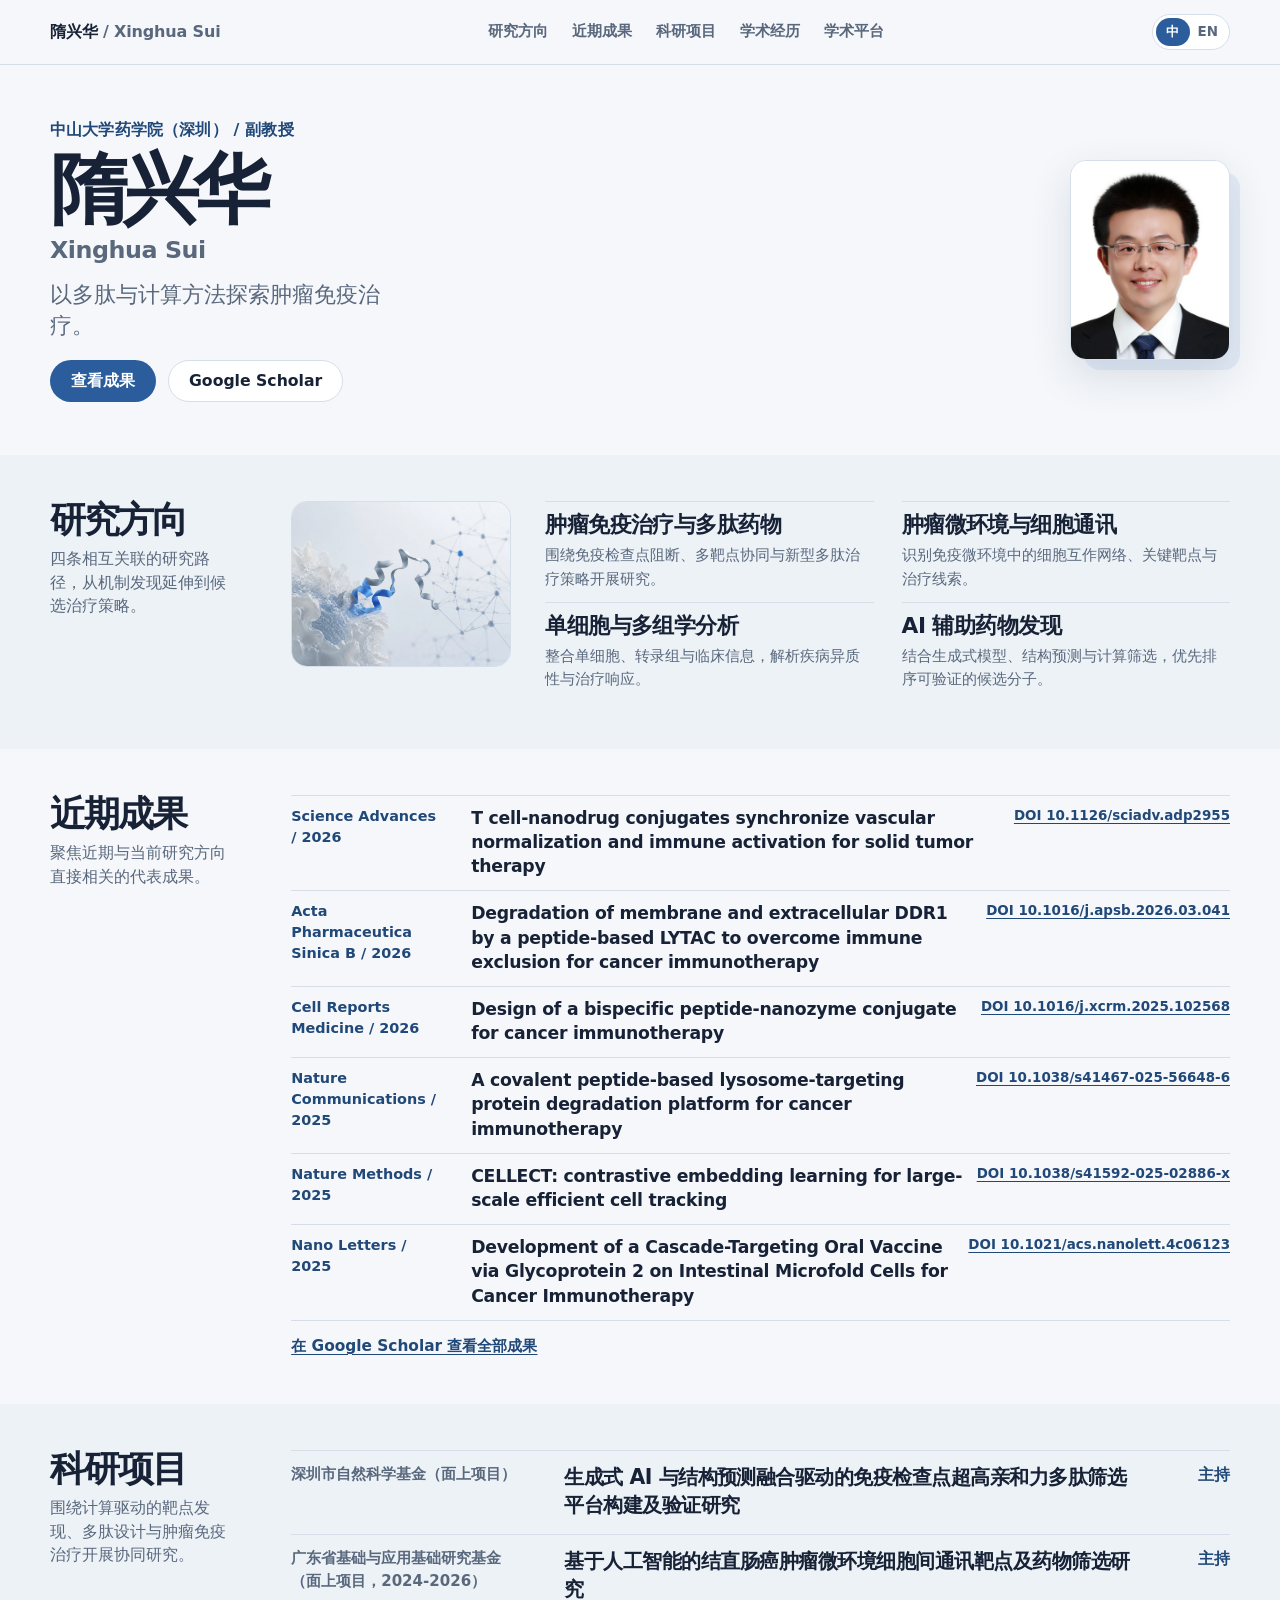
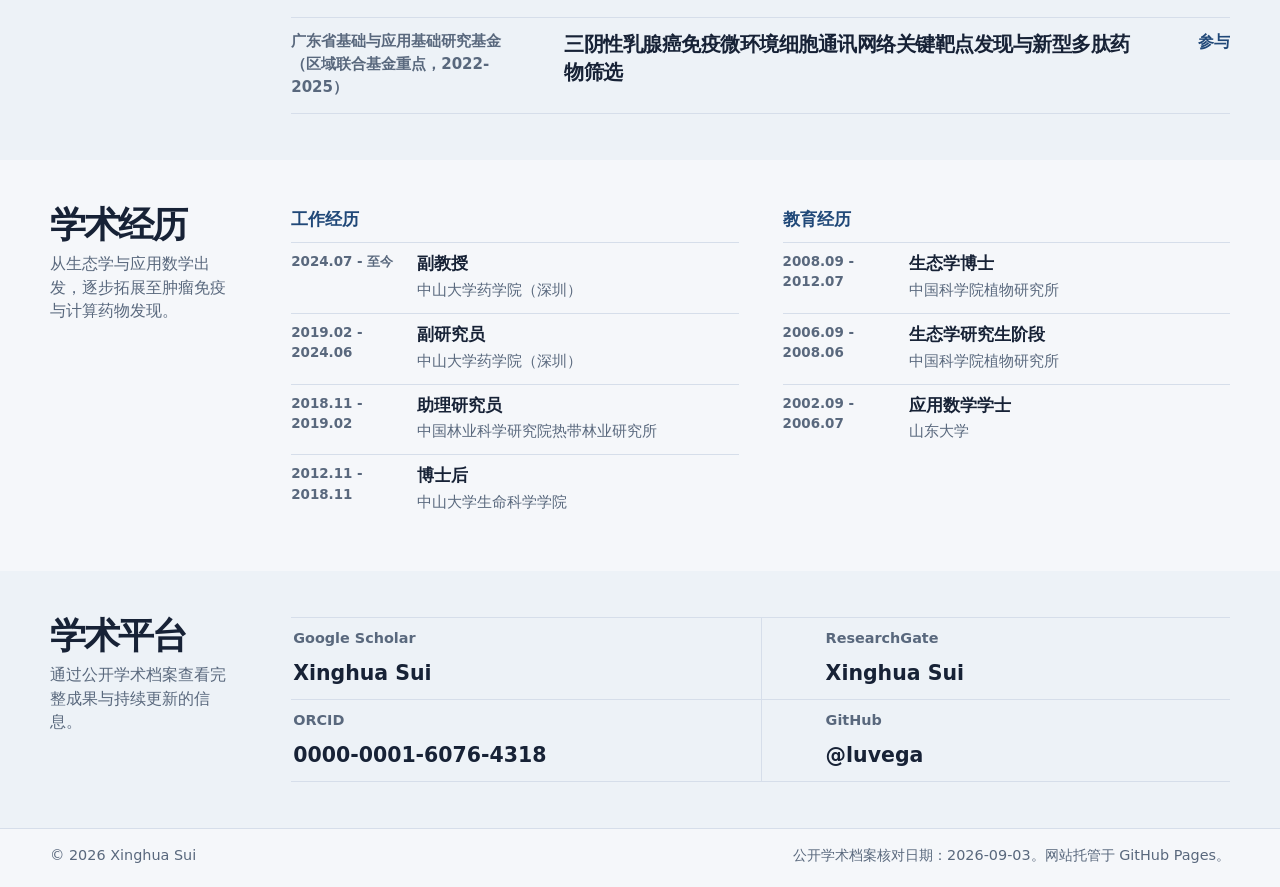
<file: index.html>
<!doctype html>
<html class="no-js" lang="zh-CN">
  <head>
    <meta charset="UTF-8" />
    <meta name="viewport" content="width=device-width, initial-scale=1.0" />
    <meta
      id="meta-description"
      name="description"
      content="隋兴华个人学术主页：肿瘤免疫治疗、多肽药物、肿瘤微环境、单细胞与多组学分析及 AI 辅助药物发现。"
    />
    <meta name="color-scheme" content="light dark" />
    <meta property="og:type" content="profile" />
    <meta property="og:url" content="https://luvega.github.io/" />
    <meta property="og:title" content="隋兴华 | 学术主页" />
    <meta property="og:description" content="肿瘤免疫治疗、多肽药物与计算生物学研究。" />
    <meta property="og:image" content="https://luvega.github.io/assets/xinghua-sui.webp" />
    <meta property="og:image:width" content="720" />
    <meta property="og:image:height" content="900" />
    <meta property="og:image:alt" content="隋兴华肖像" />
    <meta name="twitter:card" content="summary" />
    <link rel="canonical" href="https://luvega.github.io/" />
    <link rel="icon" href="assets/xinghua-sui.webp" type="image/webp" />
    <link
      rel="preload"
      as="image"
      href="assets/xinghua-sui.webp"
      type="image/webp"
      fetchpriority="high"
    />
    <title>隋兴华 | 学术主页</title>
    <link rel="stylesheet" href="styles.css" />
    <script>
      document.documentElement.classList.replace("no-js", "js");
    </script>
    <script type="application/ld+json">
      {
        "@context": "https://schema.org",
        "@type": "Person",
        "name": "Xinghua Sui",
        "alternateName": "隋兴华",
        "url": "https://luvega.github.io/",
        "image": "https://luvega.github.io/assets/xinghua-sui.webp",
        "jobTitle": "Associate Professor",
        "affiliation": {
          "@type": "CollegeOrUniversity",
          "name": "Sun Yat-sen University",
          "department": "School of Pharmaceutical Sciences (Shenzhen)",
          "url": "https://www.sysu.edu.cn/"
        },
        "sameAs": [
          "https://github.com/luvega",
          "https://scholar.google.com/citations?user=IkVBcz4AAAAJ&hl=zh-CN",
          "https://www.researchgate.net/profile/Xinghua-Sui",
          "https://orcid.org/0000-0001-6076-4318"
        ],
        "knowsAbout": [
          "Cancer immunotherapy",
          "Peptide therapeutics",
          "Tumor microenvironment",
          "Single-cell analysis",
          "Multi-omics",
          "Computational biology"
        ]
      }
    </script>
  </head>
  <body>
    <a class="skip-link" href="#main-content" data-i18n="accessibility.skip">跳到主要内容</a>

    <header class="site-header" id="site-header">
      <div class="container nav-shell">
        <a
          class="brand"
          href="#top"
          aria-label="返回首页"
          data-i18n-aria-label="accessibility.home"
        >
          <span>隋兴华</span>
          <span class="brand-english">/ Xinghua Sui</span>
        </a>

        <nav
          class="site-nav"
          id="primary-nav"
          aria-label="主要导航"
          data-i18n-aria-label="accessibility.navigation"
        >
          <a href="#research" data-i18n="nav.research">研究方向</a>
          <a href="#publications" data-i18n="nav.publications">近期成果</a>
          <a href="#projects" data-i18n="nav.projects">科研项目</a>
          <a href="#experience" data-i18n="nav.experience">学术经历</a>
          <a href="#profiles" data-i18n="nav.profiles">学术平台</a>
        </nav>

        <div class="header-actions">
          <button
            class="menu-toggle"
            id="menu-toggle"
            type="button"
            aria-expanded="false"
            aria-controls="primary-nav"
            data-i18n="controls.menu"
            data-i18n-aria-label="accessibility.menu"
          >
            导航
          </button>
          <div
            class="language-switch"
            role="group"
            aria-label="语言选择"
            data-i18n-aria-label="accessibility.language"
          >
            <button type="button" data-language="zh" aria-pressed="true">中</button>
            <button type="button" data-language="en" aria-pressed="false">EN</button>
          </div>
        </div>
      </div>
    </header>

    <main id="main-content">
      <section class="hero container" id="top" aria-labelledby="hero-title">
        <div class="hero-copy">
          <p class="hero-kicker" data-i18n="hero.kicker">中山大学药学院（深圳） / 副教授</p>
          <h1 id="hero-title">
            <span data-i18n="hero.namePrimary">隋兴华</span>
            <small data-i18n="hero.nameSecondary">Xinghua Sui</small>
          </h1>
          <p class="hero-summary" data-i18n="hero.summary">以多肽与计算方法探索肿瘤免疫治疗。</p>
          <div class="hero-actions">
            <a class="button button-primary" href="#publications" data-i18n="hero.primaryCta">查看成果</a>
            <a
              class="button button-secondary"
              href="https://scholar.google.com/citations?user=IkVBcz4AAAAJ&hl=zh-CN"
              target="_blank"
              rel="noopener noreferrer"
              >Google Scholar</a
            >
          </div>
        </div>

        <figure class="hero-portrait">
          <img
            src="assets/xinghua-sui.webp"
            width="720"
            height="900"
            fetchpriority="high"
            decoding="async"
            alt="隋兴华肖像"
            data-i18n-alt="accessibility.portraitAlt"
          />
        </figure>
      </section>

      <section class="section section-surface" id="research" aria-labelledby="research-title">
        <div class="container">
          <div class="section-heading">
            <h2 id="research-title" data-i18n="research.title">研究方向</h2>
            <p data-i18n="research.intro">四条相互关联的研究路径，从机制发现延伸到候选治疗策略。</p>
          </div>

          <div class="research-layout">
            <figure class="research-visual" aria-hidden="true">
              <img
                src="assets/research-visual.webp"
                width="1600"
                height="1200"
                loading="lazy"
                decoding="async"
                alt=""
              />
            </figure>

            <div class="research-list">
              <article>
                <h3 data-i18n="research.peptideTitle">肿瘤免疫治疗与多肽药物</h3>
                <p data-i18n="research.peptideText">围绕免疫检查点阻断、多靶点协同与新型多肽治疗策略开展研究。</p>
              </article>
              <article>
                <h3 data-i18n="research.microenvironmentTitle">肿瘤微环境与细胞通讯</h3>
                <p data-i18n="research.microenvironmentText">识别免疫微环境中的细胞互作网络、关键靶点与治疗线索。</p>
              </article>
              <article>
                <h3 data-i18n="research.omicsTitle">单细胞与多组学分析</h3>
                <p data-i18n="research.omicsText">整合单细胞、转录组与临床信息，解析疾病异质性与治疗响应。</p>
              </article>
              <article>
                <h3 data-i18n="research.aiTitle">AI 辅助药物发现</h3>
                <p data-i18n="research.aiText">结合生成式模型、结构预测与计算筛选，优先排序可验证的候选分子。</p>
              </article>
            </div>
          </div>
        </div>
      </section>

      <section class="section" id="publications" aria-labelledby="publications-title">
        <div class="container">
          <div class="section-heading">
            <h2 id="publications-title" data-i18n="publications.title">近期成果</h2>
            <p data-i18n="publications.intro">聚焦近期与当前研究方向直接相关的代表成果。</p>
          </div>

          <div class="publication-list">
            <article class="publication-item">
              <p class="publication-meta">Science Advances / 2026</p>
              <h3>T cell-nanodrug conjugates synchronize vascular normalization and immune activation for solid tumor therapy</h3>
              <a class="doi-link" href="https://doi.org/10.1126/sciadv.adp2955" target="_blank" rel="noopener noreferrer">DOI 10.1126/sciadv.adp2955</a>
            </article>
            <article class="publication-item">
              <p class="publication-meta">Acta Pharmaceutica Sinica B / 2026</p>
              <h3>Degradation of membrane and extracellular DDR1 by a peptide-based LYTAC to overcome immune exclusion for cancer immunotherapy</h3>
              <a class="doi-link" href="https://doi.org/10.1016/j.apsb.2026.03.041" target="_blank" rel="noopener noreferrer">DOI 10.1016/j.apsb.2026.03.041</a>
            </article>
            <article class="publication-item">
              <p class="publication-meta">Cell Reports Medicine / 2026</p>
              <h3>Design of a bispecific peptide-nanozyme conjugate for cancer immunotherapy</h3>
              <a class="doi-link" href="https://doi.org/10.1016/j.xcrm.2025.102568" target="_blank" rel="noopener noreferrer">DOI 10.1016/j.xcrm.2025.102568</a>
            </article>
            <article class="publication-item">
              <p class="publication-meta">Nature Communications / 2025</p>
              <h3>A covalent peptide-based lysosome-targeting protein degradation platform for cancer immunotherapy</h3>
              <a class="doi-link" href="https://doi.org/10.1038/s41467-025-56648-6" target="_blank" rel="noopener noreferrer">DOI 10.1038/s41467-025-56648-6</a>
            </article>
            <article class="publication-item">
              <p class="publication-meta">Nature Methods / 2025</p>
              <h3>CELLECT: contrastive embedding learning for large-scale efficient cell tracking</h3>
              <a class="doi-link" href="https://doi.org/10.1038/s41592-025-02886-x" target="_blank" rel="noopener noreferrer">DOI 10.1038/s41592-025-02886-x</a>
            </article>
            <article class="publication-item">
              <p class="publication-meta">Nano Letters / 2025</p>
              <h3>Development of a Cascade-Targeting Oral Vaccine via Glycoprotein 2 on Intestinal Microfold Cells for Cancer Immunotherapy</h3>
              <a class="doi-link" href="https://doi.org/10.1021/acs.nanolett.4c06123" target="_blank" rel="noopener noreferrer">DOI 10.1021/acs.nanolett.4c06123</a>
            </article>
          </div>

          <a
            class="text-link"
            href="https://scholar.google.com/citations?user=IkVBcz4AAAAJ&hl=zh-CN"
            target="_blank"
            rel="noopener noreferrer"
            data-i18n="publications.all"
            >在 Google Scholar 查看全部成果</a
          >
        </div>
      </section>

      <section class="section section-surface" id="projects" aria-labelledby="projects-title">
        <div class="container">
          <div class="section-heading">
            <h2 id="projects-title" data-i18n="projects.title">科研项目</h2>
            <p data-i18n="projects.intro">围绕计算驱动的靶点发现、多肽设计与肿瘤免疫治疗开展协同研究。</p>
          </div>

          <div class="project-list">
            <article class="project-item">
              <p data-i18n="projects.shenzhenFund">深圳市自然科学基金（面上项目）</p>
              <h3 data-i18n="projects.shenzhenTitle">生成式 AI 与结构预测融合驱动的免疫检查点超高亲和力多肽筛选平台构建及验证研究</h3>
              <strong data-i18n="projects.principal">主持</strong>
            </article>
            <article class="project-item">
              <p data-i18n="projects.guangdongGeneral">广东省基础与应用基础研究基金（面上项目，2024-2026）</p>
              <h3 data-i18n="projects.crcTitle">基于人工智能的结直肠癌肿瘤微环境细胞间通讯靶点及药物筛选研究</h3>
              <strong data-i18n="projects.principal">主持</strong>
            </article>
            <article class="project-item">
              <p data-i18n="projects.guangdongJoint">广东省基础与应用基础研究基金（区域联合基金重点，2022-2025）</p>
              <h3 data-i18n="projects.tnbcTitle">三阴性乳腺癌免疫微环境细胞通讯网络关键靶点发现与新型多肽药物筛选</h3>
              <strong data-i18n="projects.participant">参与</strong>
            </article>
          </div>
        </div>
      </section>

      <section class="section" id="experience" aria-labelledby="experience-title">
        <div class="container">
          <div class="section-heading">
            <h2 id="experience-title" data-i18n="experience.title">学术经历</h2>
            <p data-i18n="experience.intro">从生态学与应用数学出发，逐步拓展至肿瘤免疫与计算药物发现。</p>
          </div>

          <div class="career-grid">
            <section aria-labelledby="employment-title">
              <h3 id="employment-title" data-i18n="experience.employment">工作经历</h3>
              <ol class="career-list">
                <li>
                  <time datetime="2024-07" data-i18n="experience.presentDate">2024.07 - 至今</time>
                  <div>
                    <h4 data-i18n="experience.associateProfessor">副教授</h4>
                    <p data-i18n="experience.sysuPharmacy">中山大学药学院（深圳）</p>
                  </div>
                </li>
                <li>
                  <time>2019.02 - 2024.06</time>
                  <div>
                    <h4 data-i18n="experience.associateResearcher">副研究员</h4>
                    <p data-i18n="experience.sysuPharmacy">中山大学药学院（深圳）</p>
                  </div>
                </li>
                <li>
                  <time>2018.11 - 2019.02</time>
                  <div>
                    <h4 data-i18n="experience.assistantResearcher">助理研究员</h4>
                    <p data-i18n="experience.forestryInstitute">中国林业科学研究院热带林业研究所</p>
                  </div>
                </li>
                <li>
                  <time>2012.11 - 2018.11</time>
                  <div>
                    <h4 data-i18n="experience.postdoc">博士后</h4>
                    <p data-i18n="experience.sysuLife">中山大学生命科学学院</p>
                  </div>
                </li>
              </ol>
            </section>

            <section aria-labelledby="education-title">
              <h3 id="education-title" data-i18n="experience.education">教育经历</h3>
              <ol class="career-list">
                <li>
                  <time>2008.09 - 2012.07</time>
                  <div>
                    <h4 data-i18n="experience.phd">生态学博士</h4>
                    <p data-i18n="experience.botanyInstitute">中国科学院植物研究所</p>
                  </div>
                </li>
                <li>
                  <time>2006.09 - 2008.06</time>
                  <div>
                    <h4 data-i18n="experience.graduateEcology">生态学研究生阶段</h4>
                    <p data-i18n="experience.botanyInstitute">中国科学院植物研究所</p>
                  </div>
                </li>
                <li>
                  <time>2002.09 - 2006.07</time>
                  <div>
                    <h4 data-i18n="experience.bachelor">应用数学学士</h4>
                    <p data-i18n="experience.shandong">山东大学</p>
                  </div>
                </li>
              </ol>
            </section>
          </div>
        </div>
      </section>

      <section class="section section-surface" id="profiles" aria-labelledby="profiles-title">
        <div class="container">
          <div class="section-heading">
            <h2 id="profiles-title" data-i18n="profiles.title">学术平台</h2>
            <p data-i18n="profiles.intro">通过公开学术档案查看完整成果与持续更新的信息。</p>
          </div>

          <div class="profile-links">
            <a href="https://scholar.google.com/citations?user=IkVBcz4AAAAJ&hl=zh-CN" target="_blank" rel="noopener noreferrer">
              <span>Google Scholar</span>
              <strong>Xinghua Sui</strong>
            </a>
            <a href="https://www.researchgate.net/profile/Xinghua-Sui" target="_blank" rel="noopener noreferrer">
              <span>ResearchGate</span>
              <strong>Xinghua Sui</strong>
            </a>
            <a href="https://orcid.org/0000-0001-6076-4318" target="_blank" rel="noopener noreferrer">
              <span>ORCID</span>
              <strong>0000-0001-6076-4318</strong>
            </a>
            <a href="https://github.com/luvega" target="_blank" rel="noopener noreferrer">
              <span>GitHub</span>
              <strong>@luvega</strong>
            </a>
          </div>
        </div>
      </section>
    </main>

    <footer class="site-footer">
      <div class="container footer-layout">
        <p>© <span id="year">2026</span> Xinghua Sui</p>
        <p data-i18n="footer.source">公开学术档案核对日期：2026-09-03。网站托管于 GitHub Pages。</p>
      </div>
    </footer>

    <script src="script.js"></script>
  </body>
</html>
</file>
<file: styles.css>
:root {
  color-scheme: light dark;
  --bg: #f5f7fa;
  --surface: #edf2f7;
  --surface-strong: #ffffff;
  --text: #172236;
  --text-soft: #59687d;
  --accent: #2b5c9b;
  --accent-strong: #204878;
  --accent-soft: #e3ebf6;
  --line: #d6deea;
  --header-bg: rgb(245 247 250 / 94%);
  --shadow: rgb(42 67 101 / 14%);
  --button-text: #ffffff;
  --radius: 16px;
  --max-width: 1180px;
  --header-height: 64px;
}

@media (prefers-color-scheme: dark) {
  :root {
    --bg: #10161f;
    --surface: #151e29;
    --surface-strong: #1a2431;
    --text: #edf2f8;
    --text-soft: #b2becc;
    --accent: #8eb5eb;
    --accent-strong: #aac9f1;
    --accent-soft: #1d3048;
    --line: #2b3746;
    --header-bg: rgb(16 22 31 / 94%);
    --shadow: rgb(0 0 0 / 28%);
    --button-text: #111923;
  }
}

*,
*::before,
*::after {
  box-sizing: border-box;
}

html {
  scroll-behavior: smooth;
  scroll-padding-top: calc(var(--header-height) + 24px);
}

body {
  margin: 0;
  min-width: 280px;
  overflow-x: hidden;
  color: var(--text);
  background: var(--bg);
  font-family:
    "Segoe UI Variable Text",
    "Segoe UI",
    "PingFang SC",
    "Microsoft YaHei",
    system-ui,
    sans-serif;
  font-size: 17px;
  line-height: 1.52;
  text-rendering: optimizeLegibility;
  -webkit-font-smoothing: antialiased;
}

img {
  display: block;
  max-width: 100%;
}

figure,
h1,
h2,
h3,
h4,
p,
ol {
  margin: 0;
}

a {
  color: inherit;
  text-decoration-thickness: 1px;
  text-underline-offset: 0.2em;
}

button,
a {
  -webkit-tap-highlight-color: transparent;
}

button {
  color: inherit;
  font: inherit;
}

:focus-visible {
  outline: 3px solid var(--accent);
  outline-offset: 4px;
}

.container {
  width: min(var(--max-width), calc(100% - 40px));
  margin-inline: auto;
}

.skip-link {
  position: fixed;
  top: 12px;
  left: 12px;
  z-index: 100;
  padding: 9px 14px;
  border-radius: 999px;
  color: var(--button-text);
  background: var(--accent);
  font-weight: 700;
  transform: translateY(-160%);
}

.skip-link:focus {
  transform: translateY(0);
}

.site-header {
  position: sticky;
  top: 0;
  z-index: 20;
  border-bottom: 1px solid var(--line);
  background: var(--header-bg);
  backdrop-filter: blur(14px);
  -webkit-backdrop-filter: blur(14px);
}

.nav-shell {
  min-height: var(--header-height);
  display: flex;
  align-items: center;
  justify-content: space-between;
  gap: 18px;
}

.brand {
  flex: 0 0 auto;
  color: var(--text);
  font-size: 1rem;
  font-weight: 760;
  letter-spacing: -0.01em;
  text-decoration: none;
  white-space: nowrap;
}

.brand-english {
  color: var(--text-soft);
  font-weight: 620;
}

.site-nav {
  min-width: 0;
  display: flex;
  align-items: center;
  justify-content: center;
  gap: 4px;
}

.site-nav a {
  padding: 7px 10px;
  border-radius: 999px;
  color: var(--text-soft);
  font-size: 0.94rem;
  font-weight: 620;
  line-height: 1;
  text-decoration: none;
  white-space: nowrap;
  transition:
    color 160ms ease,
    background-color 160ms ease,
    transform 160ms ease;
}

.site-nav a:hover,
.site-nav a:focus-visible {
  color: var(--accent-strong);
  background: var(--accent-soft);
}

.site-nav a:active,
.button:active,
.language-switch button:active,
.menu-toggle:active {
  transform: translateY(1px);
}

.header-actions {
  flex: 0 0 auto;
  display: flex;
  align-items: center;
  gap: 8px;
}

.menu-toggle {
  display: none;
  min-height: 36px;
  padding: 0 13px;
  border: 1px solid var(--line);
  border-radius: 999px;
  background: var(--surface-strong);
  cursor: pointer;
  font-size: 0.92rem;
  font-weight: 700;
}

.language-switch {
  display: inline-flex;
  align-items: center;
  padding: 3px;
  border: 1px solid var(--line);
  border-radius: 999px;
  background: var(--surface-strong);
}

.language-switch button {
  min-width: 34px;
  height: 28px;
  padding: 0 8px;
  border: 0;
  border-radius: 999px;
  background: transparent;
  cursor: pointer;
  color: var(--text-soft);
  font-size: 0.84rem;
  font-weight: 760;
}

.language-switch button[aria-pressed="true"] {
  color: var(--button-text);
  background: var(--accent);
}

.hero {
  min-height: min(390px, calc(100dvh - var(--header-height)));
  padding-block: clamp(28px, 3.5vw, 40px);
  display: grid;
  grid-template-columns: minmax(0, 1fr) 160px;
  align-items: center;
  gap: clamp(32px, 4vw, 48px);
}

.hero-copy {
  position: relative;
  z-index: 1;
  max-width: 720px;
}

.hero-kicker {
  margin-bottom: 12px;
  color: var(--accent-strong);
  font-size: clamp(0.9rem, 1.3vw, 1rem);
  font-weight: 720;
  letter-spacing: 0.01em;
}

h1,
h2,
h3,
h4 {
  font-family:
    "Segoe UI Variable Display",
    "Segoe UI",
    "PingFang SC",
    "Microsoft YaHei",
    system-ui,
    sans-serif;
}

h1 {
  max-width: 10ch;
  font-size: clamp(3.5rem, 6vw, 5.5rem);
  font-weight: 790;
  letter-spacing: -0.07em;
  line-height: 0.94;
}

h1 small {
  display: block;
  margin-top: 10px;
  color: var(--text-soft);
  font-size: 0.31em;
  font-weight: 610;
  letter-spacing: -0.02em;
  line-height: 1.15;
}

.hero-summary {
  max-width: 26ch;
  margin-top: 16px;
  color: var(--text-soft);
  font-size: clamp(1.16rem, 2vw, 1.36rem);
  line-height: 1.42;
}

.hero-actions {
  margin-top: 18px;
  display: flex;
  flex-wrap: wrap;
  gap: 12px;
}

.button {
  min-height: 42px;
  display: inline-flex;
  align-items: center;
  justify-content: center;
  padding: 0 20px;
  border: 1px solid transparent;
  border-radius: 999px;
  font-size: 0.98rem;
  font-weight: 740;
  line-height: 1;
  text-decoration: none;
  white-space: nowrap;
  transition:
    transform 160ms ease,
    background-color 160ms ease,
    border-color 160ms ease;
}

.button-primary {
  color: var(--button-text);
  background: var(--accent);
}

.button-primary:hover {
  background: var(--accent-strong);
}

.button-secondary {
  border-color: var(--line);
  color: var(--text);
  background: var(--surface-strong);
}

.button-secondary:hover {
  border-color: var(--accent);
  color: var(--accent-strong);
}

.hero-portrait {
  position: relative;
  width: 160px;
  justify-self: end;
}

.hero-portrait::before {
  content: "";
  position: absolute;
  inset: 12px -10px -10px 14px;
  z-index: -1;
  border-radius: var(--radius);
  background: var(--accent-soft);
}

.hero-portrait img {
  width: 100%;
  height: auto;
  aspect-ratio: 4 / 5;
  object-fit: cover;
  border: 1px solid var(--line);
  border-radius: var(--radius);
  background: var(--surface-strong);
  box-shadow: 0 16px 42px var(--shadow);
}

.section {
  padding-block: clamp(34px, 4vw, 46px);
}

.section-surface {
  background: var(--surface);
}

.section > .container {
  display: grid;
  grid-template-columns: 190px minmax(0, 1fr);
  column-gap: clamp(34px, 4vw, 52px);
  align-items: start;
}

.section > .container > :not(.section-heading) {
  grid-column: 2;
}

.section-heading {
  max-width: 190px;
  margin-bottom: 0;
}

.section-heading h2 {
  font-size: clamp(1.9rem, 2.8vw, 2.45rem);
  font-weight: 770;
  letter-spacing: -0.055em;
  line-height: 1.04;
}

.section-heading p {
  max-width: none;
  margin-top: 9px;
  color: var(--text-soft);
  font-size: 0.98rem;
  line-height: 1.5;
}

.research-layout {
  display: grid;
  grid-template-columns: 220px minmax(0, 1fr);
  align-items: start;
  gap: clamp(24px, 3vw, 34px);
}

.research-visual {
  position: static;
  overflow: hidden;
  border: 1px solid var(--line);
  border-radius: var(--radius);
  background: var(--surface-strong);
  width: 220px;
  max-width: 100%;
}

.research-visual img {
  width: 100%;
  height: auto;
  aspect-ratio: 4 / 3;
  object-fit: cover;
}

.research-list {
  display: grid;
  grid-template-columns: repeat(2, minmax(0, 1fr));
  column-gap: 28px;
}

.research-list article {
  padding-block: 9px 11px;
  border-top: 1px solid var(--line);
}

.research-list h3 {
  font-size: clamp(1.14rem, 1.7vw, 1.36rem);
  font-weight: 730;
  letter-spacing: -0.025em;
  line-height: 1.25;
}

.research-list p {
  max-width: 48ch;
  margin-top: 6px;
  color: var(--text-soft);
  font-size: 0.96rem;
}

.publication-meta {
  color: var(--accent-strong);
  font-size: 0.9rem;
  font-weight: 740;
  line-height: 1.45;
}

.doi-link,
.text-link {
  color: var(--accent-strong);
  font-size: 0.96rem;
  font-weight: 760;
  overflow-wrap: anywhere;
}

.publication-list {
  border-top: 1px solid var(--line);
}

.publication-item {
  min-width: 0;
  padding-block: 10px 12px;
  display: grid;
  grid-template-columns: minmax(150px, 0.25fr) minmax(0, 1fr) minmax(225px, 0.34fr);
  align-items: start;
  gap: clamp(18px, 2.5vw, 30px);
  border-bottom: 1px solid var(--line);
}

.publication-item h3 {
  overflow-wrap: anywhere;
  font-size: clamp(1.02rem, 1.35vw, 1.16rem);
  font-weight: 690;
  letter-spacing: -0.015em;
  line-height: 1.4;
}

.publication-item .doi-link {
  font-size: 0.84rem;
  font-weight: 680;
  justify-self: end;
  text-align: right;
  white-space: nowrap;
}

.text-link {
  display: inline-block;
  margin-top: 14px;
}

.project-list {
  border-top: 1px solid var(--line);
}

.project-item {
  min-width: 0;
  padding-block: 12px 14px;
  display: grid;
  grid-template-columns: minmax(220px, 0.42fr) minmax(0, 1fr) 62px;
  align-items: start;
  gap: clamp(20px, 3vw, 34px);
  border-bottom: 1px solid var(--line);
}

.project-item > p {
  color: var(--text-soft);
  font-size: 0.94rem;
  font-weight: 720;
}

.project-item h3 {
  font-size: clamp(1.08rem, 1.6vw, 1.28rem);
  font-weight: 710;
  letter-spacing: -0.025em;
  line-height: 1.38;
}

.project-item strong {
  color: var(--accent-strong);
  font-size: 0.98rem;
  justify-self: end;
}

.career-grid {
  display: grid;
  grid-template-columns: repeat(2, minmax(0, 1fr));
  gap: clamp(30px, 4vw, 44px);
}

.career-grid > section > h3 {
  margin-bottom: 10px;
  color: var(--accent-strong);
  font-size: 1.08rem;
  font-weight: 780;
}

.career-list {
  padding: 0;
  list-style: none;
}

.career-list li {
  min-width: 0;
  padding-block: 9px 11px;
  border-top: 1px solid var(--line);
  display: grid;
  grid-template-columns: 112px minmax(0, 1fr);
  gap: 14px;
}

.career-list time {
  color: var(--text-soft);
  font-size: 0.84rem;
  font-weight: 680;
}

.career-list h4 {
  font-size: 1.06rem;
  font-weight: 720;
  line-height: 1.35;
}

.career-list p {
  margin-top: 4px;
  color: var(--text-soft);
  font-size: 0.94rem;
}

.profile-links {
  display: grid;
  grid-template-columns: repeat(2, minmax(0, 1fr));
  border-top: 1px solid var(--line);
}

.profile-links a {
  min-width: 0;
  min-height: 68px;
  padding: 10px 2px;
  border-bottom: 1px solid var(--line);
  display: flex;
  flex-direction: column;
  justify-content: space-between;
  gap: 8px;
  text-decoration: none;
  transition:
    color 160ms ease,
    padding-left 160ms ease;
}

.profile-links a:nth-child(odd) {
  padding-right: clamp(24px, 5vw, 64px);
}

.profile-links a:nth-child(even) {
  padding-left: clamp(24px, 5vw, 64px);
  border-left: 1px solid var(--line);
}

.profile-links a:hover {
  color: var(--accent-strong);
  padding-left: 10px;
}

.profile-links a:nth-child(even):hover {
  padding-left: calc(clamp(24px, 5vw, 64px) + 8px);
}

.profile-links span {
  color: var(--text-soft);
  font-size: 0.9rem;
  font-weight: 690;
}

.profile-links strong {
  overflow-wrap: anywhere;
  font-size: clamp(1.08rem, 1.6vw, 1.28rem);
  font-weight: 720;
}

.site-footer {
  border-top: 1px solid var(--line);
  padding-block: 16px 20px;
  color: var(--text-soft);
  background: var(--bg);
  font-size: 0.9rem;
}

.footer-layout {
  display: flex;
  justify-content: space-between;
  gap: 24px;
}

.footer-layout p:last-child {
  text-align: right;
}

@media (max-width: 1020px) {
  .brand-english {
    display: none;
  }

  .nav-shell {
    gap: 12px;
  }

  .site-nav a {
    padding-inline: 8px;
  }

  .hero {
    grid-template-columns: minmax(0, 1fr) 160px;
    gap: 40px;
  }

  .section > .container {
    display: block;
  }

  .section-heading {
    max-width: 720px;
    margin-bottom: 22px;
  }
}

@media (max-width: 780px) {
  :root {
    --header-height: 64px;
  }

  .container {
    width: min(var(--max-width), calc(100% - 32px));
  }

  .nav-shell {
    position: relative;
    min-height: var(--header-height);
    flex-wrap: wrap;
    padding-block: 10px;
  }

  .js .menu-toggle {
    display: inline-flex;
    align-items: center;
  }

  .site-nav {
    order: 3;
    width: 100%;
    padding-block: 8px 4px;
    display: grid;
    grid-template-columns: repeat(2, minmax(0, 1fr));
    gap: 4px;
  }

  .js .site-nav {
    display: none;
  }

  .js .site-header.nav-open .site-nav {
    display: grid;
  }

  .site-nav a {
    padding: 12px 10px;
    border-radius: 10px;
    background: var(--surface-strong);
    line-height: 1.25;
  }
}

@media (max-width: 640px) {

  .hero {
    min-height: auto;
    padding-block: 18px 26px;
    grid-template-columns: 1fr;
    gap: 16px;
  }

  .hero-portrait {
    order: -1;
    width: min(160px, 48vw);
    justify-self: end;
  }

  .hero-portrait::before {
    inset: 10px -8px -8px 12px;
  }

  .hero-kicker {
    margin-bottom: 10px;
  }

  h1 {
    max-width: 100%;
    font-size: clamp(3.1rem, 17vw, 4.5rem);
  }

  .hero-summary {
    margin-top: 13px;
  }

  .hero-actions {
    margin-top: 15px;
  }

  .section {
    padding-block: 34px;
  }

  .section-heading {
    margin-bottom: 18px;
  }

  .research-layout,
  .career-grid {
    grid-template-columns: 1fr;
  }

  .research-list {
    grid-template-columns: 1fr;
    column-gap: 0;
  }

  .research-visual {
    position: static;
    width: min(100%, 180px);
    justify-self: end;
  }

  .publication-item,
  .project-item {
    grid-template-columns: 1fr;
    gap: 8px;
  }

  .publication-item .doi-link,
  .project-item strong {
    justify-self: start;
    text-align: left;
  }

  .project-item {
    padding-block: 10px 12px;
  }

  .career-grid {
    gap: 26px;
  }

  .profile-links {
    grid-template-columns: 1fr;
  }

  .profile-links a:nth-child(odd),
  .profile-links a:nth-child(even) {
    padding-inline: 2px;
    border-left: 0;
  }

  .profile-links a:hover,
  .profile-links a:nth-child(even):hover {
    padding-left: 8px;
  }

  .footer-layout {
    display: grid;
    gap: 8px;
  }

  .footer-layout p:last-child {
    text-align: left;
  }
}

@media (max-width: 430px) {
  .container {
    width: min(var(--max-width), calc(100% - 28px));
  }

  .header-actions {
    gap: 5px;
  }

  .menu-toggle {
    min-height: 34px;
    padding-inline: 10px;
  }

  .language-switch button {
    min-width: 31px;
    padding-inline: 6px;
  }

  .hero-portrait {
    width: min(150px, 46vw);
  }

  .hero {
    padding-block: 16px 24px;
    gap: 14px;
  }

  .button {
    padding-inline: 17px;
  }

  .career-list li {
    grid-template-columns: 96px minmax(0, 1fr);
    gap: 14px;
  }
}

@media (prefers-reduced-motion: reduce) {
  html {
    scroll-behavior: auto;
  }

  *,
  *::before,
  *::after {
    scroll-behavior: auto !important;
    transition-duration: 0.01ms !important;
  }
}

@media (prefers-reduced-transparency: reduce) {
  .site-header {
    background: var(--bg);
    backdrop-filter: none;
    -webkit-backdrop-filter: none;
  }
}
</file>
